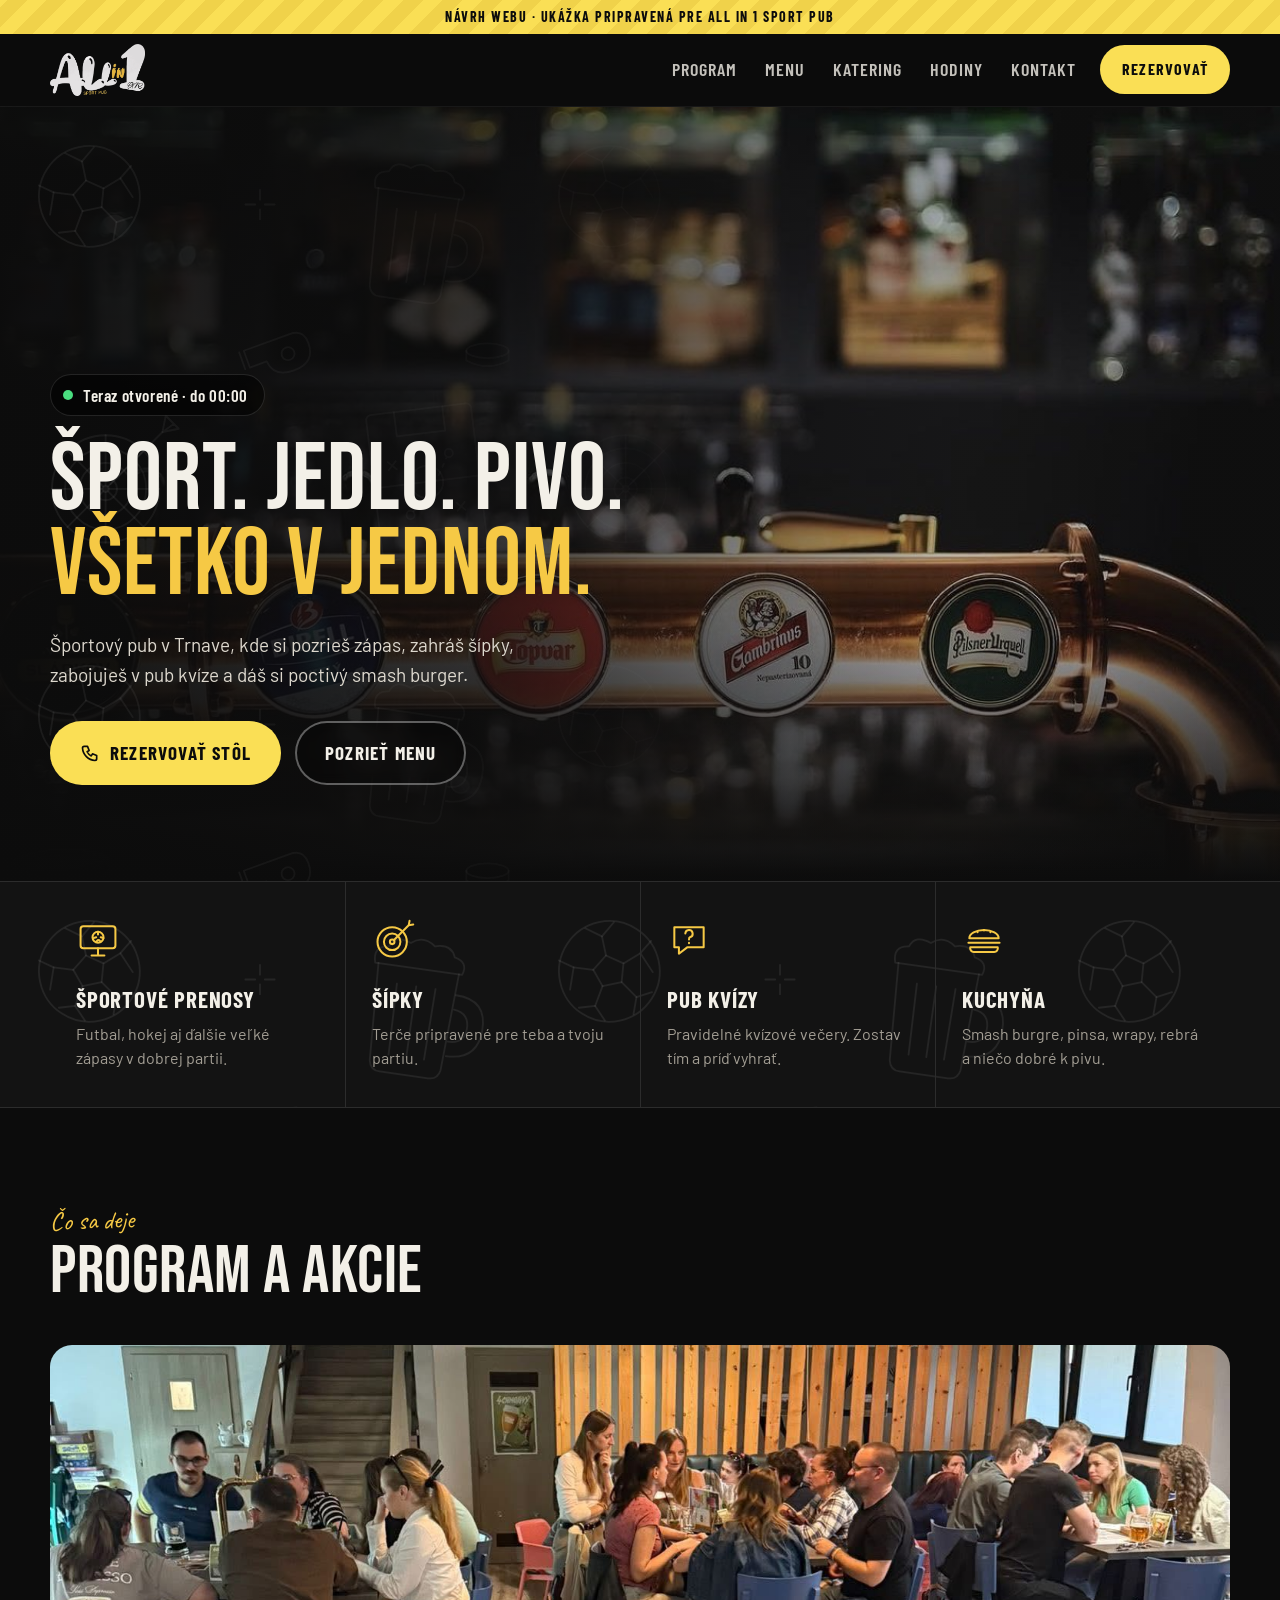
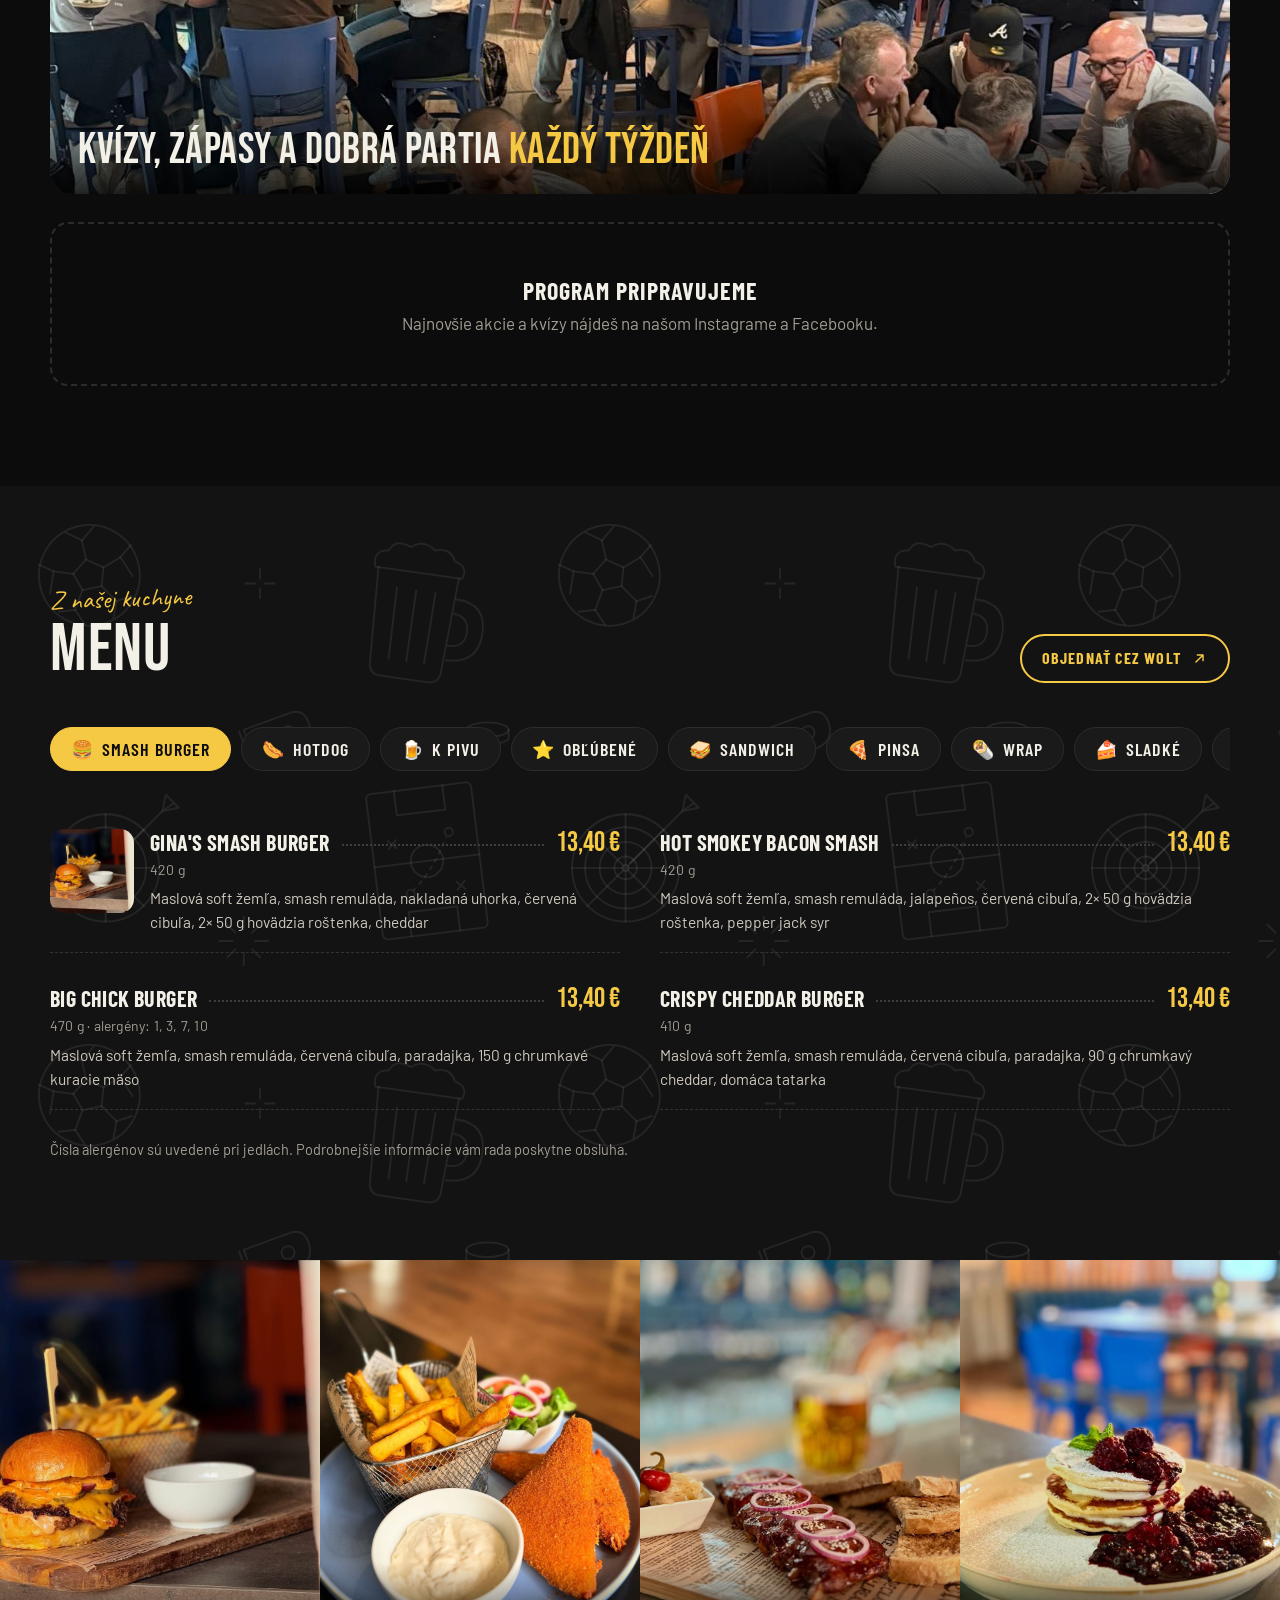
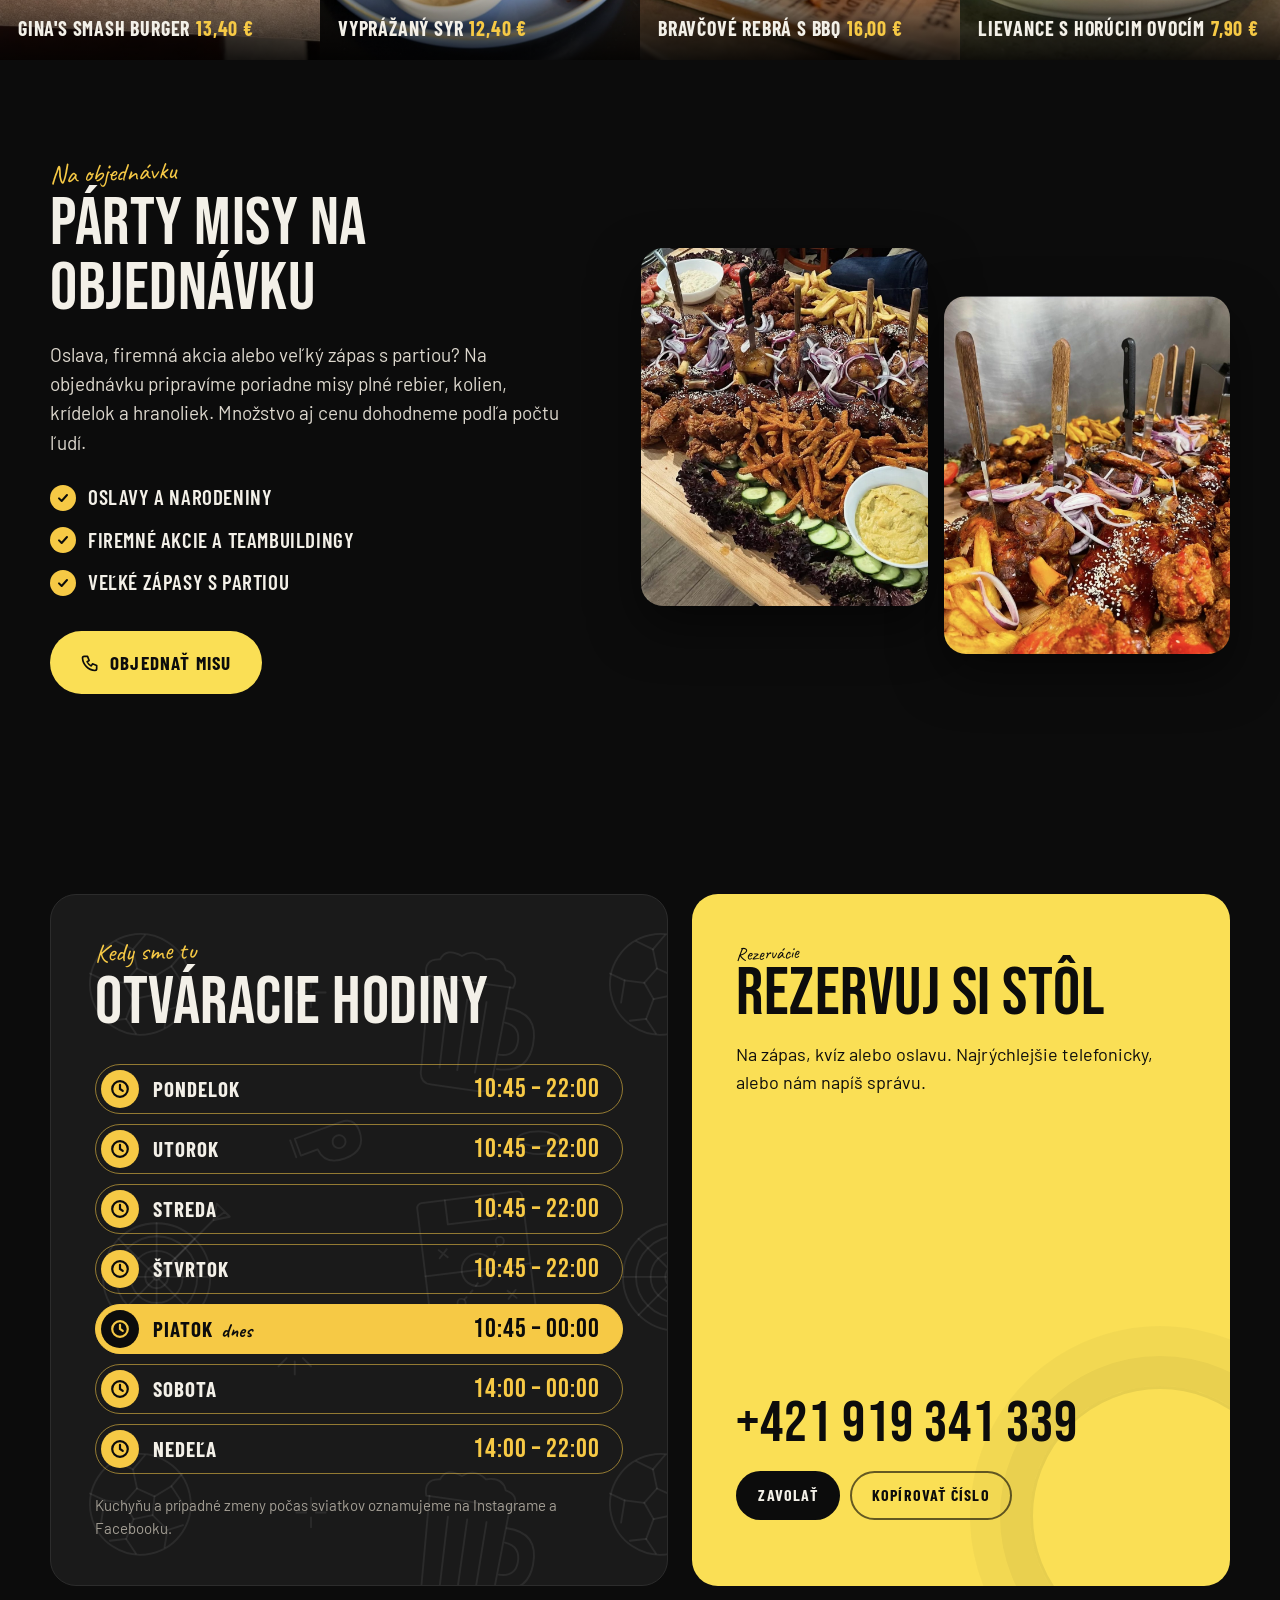
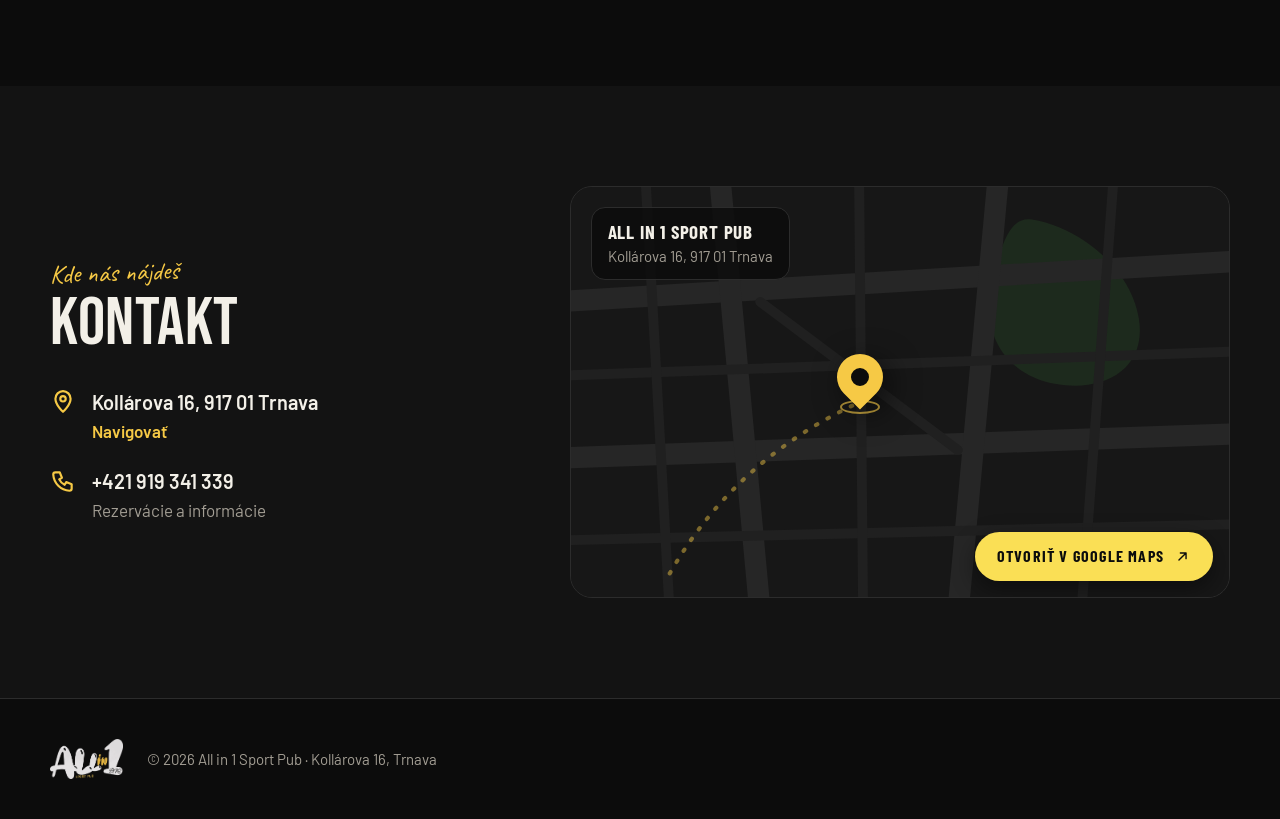
<file: index.html>
<!doctype html>
<html lang="sk">
<head>
  <meta charset="utf-8">
  <meta name="viewport" content="width=device-width, initial-scale=1">
  <title>All in 1 Sport Pub · Trnava</title>
  <meta name="description" content="Športový pub v Trnave – zápasy, šípky, pub kvízy, smash burgre a pinsa. Kollárova 16, Trnava. Rezervácie: +421 919 341 339.">
  <!-- NÁVRH: kým web nie je schválený, nech ho Google neindexuje. Pri spustení tento riadok zmaž. -->
  <meta name="robots" content="noindex, nofollow">
  <meta name="theme-color" content="#0d0d0d">
  <meta property="og:title" content="All in 1 Sport Pub · Trnava">
  <meta property="og:description" content="Šport, jedlo, pivo. Všetko v jednom.">
  <meta property="og:image" content="/images/interier.jpg">
  <link rel="icon" href="images/logo.png">
  <link rel="preconnect" href="https://fonts.googleapis.com">
  <link rel="preconnect" href="https://fonts.gstatic.com" crossorigin>
  <link href="https://fonts.googleapis.com/css2?family=Bebas+Neue&family=Barlow:wght@400;500;600;700&family=Barlow+Condensed:wght@500;600;700&family=Caveat:wght@600&display=swap" rel="stylesheet">
  <link rel="stylesheet" href="css/style.css">
</head>
<body>

  <div class="demo-strip">Návrh webu · ukážka pripravená pre All in 1 Sport Pub</div>

  <div class="notice" id="notice" hidden>
    <div class="wrap notice__inner">
      <svg class="notice__icon" viewBox="0 0 24 24" aria-hidden="true"><path d="M12 3 2 21h20L12 3zm0 6v5m0 3.5v.5" fill="none" stroke="currentColor" stroke-width="2" stroke-linecap="round" stroke-linejoin="round"/></svg>
      <p id="notice-text"></p>
    </div>
  </div>

  <header class="nav" id="nav">
    <div class="wrap nav__inner">
      <a href="#top" class="nav__logo" aria-label="All in 1 Sport Pub – domov"><img src="images/logo.png" alt="All in 1 Sport Pub"></a>
      <nav class="nav__links" id="nav-links" aria-label="Hlavná navigácia">
        <a href="#program">Program</a>
        <a href="#menu">Menu</a>
        <a href="#katering">Katering</a>
        <a href="#hodiny">Hodiny</a>
        <a href="#kontakt">Kontakt</a>
      </nav>
      <a class="btn btn--yellow btn--sm nav__cta" data-reserve href="#rezervacie">Rezervovať</a>
      <button class="nav__burger" id="burger" aria-label="Menu" aria-expanded="false" aria-controls="nav-links"><span></span><span></span></button>
    </div>
  </header>

  <main id="top">

    <!-- HERO -->
    <section class="hero">
      <div class="hero__bg" aria-hidden="true"></div>
      <div class="wrap hero__inner">
        <div class="status" id="status" hidden><span class="status__dot"></span><span id="status-text"></span></div>
        <h1 class="hero__title">Šport. Jedlo. Pivo.<span>Všetko v jednom.</span></h1>
        <p class="hero__lead">Športový pub v Trnave, kde si pozrieš zápas, zahráš šípky, zabojuješ v pub kvíze a dáš si poctivý smash burger.</p>
        <div class="hero__actions">
          <a class="btn btn--yellow" data-reserve href="#rezervacie">
            <svg viewBox="0 0 24 24" aria-hidden="true"><path d="M5 4h4l2 5-2.5 1.5a11 11 0 0 0 5 5L15 13l5 2v4a2 2 0 0 1-2 2A16 16 0 0 1 3 6a2 2 0 0 1 2-2" fill="none" stroke="currentColor" stroke-width="2" stroke-linejoin="round"/></svg>
            Rezervovať stôl
          </a>
          <a class="btn btn--ghost" href="#menu">Pozrieť menu</a>
        </div>
      </div>
      <div class="hero__scroll" aria-hidden="true"></div>
    </section>

    <!-- ČO U NÁS NÁJDEŠ -->
    <section class="features doodle-bg">
      <div class="wrap features__grid">
        <div class="feature">
          <svg viewBox="0 0 48 48" aria-hidden="true"><rect x="5" y="9" width="38" height="24" rx="3"/><path d="M17 41h14M24 33v8"/><circle cx="24" cy="21" r="6"/><path d="M24 15v3m-5 4 3-1m8 1-3-1m-5 5 2-2m3 2-2-2"/></svg>
          <h3>Športové prenosy</h3>
          <p>Futbal, hokej aj ďalšie veľké zápasy v dobrej partii.</p>
        </div>
        <div class="feature">
          <svg viewBox="0 0 48 48" aria-hidden="true"><circle cx="22" cy="26" r="16"/><circle cx="22" cy="26" r="9"/><circle cx="22" cy="26" r="2.5"/><path d="M24 24 40 8m0 0 1-5m-1 5 5-1"/></svg>
          <h3>Šípky</h3>
          <p>Terče pripravené pre teba a tvoju partiu.</p>
        </div>
        <div class="feature">
          <svg viewBox="0 0 48 48" aria-hidden="true"><path d="M8 10h32v22H22l-9 7v-7H8z"/><path d="M20 17a4 4 0 1 1 5 4c-1 .4-1 1-1 2.5M24 27v.5"/></svg>
          <h3>Pub kvízy</h3>
          <p>Pravidelné kvízové večery. Zostav tím a príď vyhrať.</p>
        </div>
        <div class="feature">
          <svg viewBox="0 0 48 48" aria-hidden="true"><path d="M8 22a16 9 0 0 1 32 0z"/><path d="M7 27h34M9 32h30a4 4 0 0 1-4 5H13a4 4 0 0 1-4-5z"/><path d="M17 15v.5M24 13v.5M31 15v.5"/></svg>
          <h3>Kuchyňa</h3>
          <p>Smash burgre, pinsa, wrapy, rebrá a niečo dobré k pivu.</p>
        </div>
      </div>
    </section>

    <!-- PROGRAM -->
    <section class="section" id="program">
      <div class="wrap">
        <div class="section__head">
          <p class="eyebrow">Čo sa deje</p>
          <h2>Program a akcie</h2>
        </div>
        <figure class="program-photo">
          <img src="images/interier.jpg" alt="Plný pub počas kvízového večera" loading="lazy">
          <figcaption>Kvízy, zápasy a dobrá partia <span>každý týždeň</span></figcaption>
        </figure>
        <div class="events" id="events">
          <p class="muted">Načítavam program…</p>
        </div>
      </div>
    </section>

    <!-- MENU -->
    <section class="section section--dark doodle-bg" id="menu">
      <div class="wrap">
        <div class="section__head section__head--row">
          <div>
            <p class="eyebrow">Z našej kuchyne</p>
            <h2>Menu</h2>
          </div>
          <a class="btn btn--outline btn--sm" id="wolt-link" href="#" target="_blank" rel="noopener">
            Objednať cez Wolt
            <svg viewBox="0 0 24 24" aria-hidden="true"><path d="M7 17 17 7M9 7h8v8" fill="none" stroke="currentColor" stroke-width="2" stroke-linecap="round" stroke-linejoin="round"/></svg>
          </a>
        </div>
        <div class="tabs" id="menu-tabs" role="tablist" aria-label="Kategórie menu"></div>
        <div class="menu-list" id="menu-list" role="tabpanel"></div>
        <p class="menu-note muted" id="menu-note"></p>
      </div>
    </section>

    <!-- GALÉRIA JEDÁL -->
    <section class="gallery" id="gallery" aria-label="Fotky jedál"></section>

    <!-- KATERING -->
    <section class="section catering" id="katering" hidden>
      <div class="wrap catering__grid">
        <div class="catering__text">
          <p class="eyebrow">Na objednávku</p>
          <h2 id="kat-title">Párty misy na objednávku</h2>
          <p class="catering__lead" id="kat-text"></p>
          <ul class="catering__list">
            <li>Oslavy a narodeniny</li>
            <li>Firemné akcie a teambuildingy</li>
            <li>Veľké zápasy s partiou</li>
          </ul>
          <div class="catering__actions">
            <a class="btn btn--yellow" data-reserve href="#rezervacie">
              <svg viewBox="0 0 24 24" aria-hidden="true"><path d="M5 4h4l2 5-2.5 1.5a11 11 0 0 0 5 5L15 13l5 2v4a2 2 0 0 1-2 2A16 16 0 0 1 3 6a2 2 0 0 1 2-2" fill="none" stroke="currentColor" stroke-width="2" stroke-linejoin="round"/></svg>
              Objednať misu
            </a>
          </div>
        </div>
        <div class="catering__photos" id="kat-photos"></div>
      </div>
    </section>

    <!-- HODINY + REZERVÁCIA -->
    <section class="section" id="hodiny">
      <div class="wrap split">
        <div class="hours-card doodle-bg">
          <p class="eyebrow">Kedy sme tu</p>
          <h2>Otváracie hodiny</h2>
          <ul class="hours" id="hours"></ul>
          <p class="hours__note muted" id="hours-note"></p>
        </div>

        <div class="reserve" id="rezervacie">
          <p class="eyebrow eyebrow--dark">Rezervácie</p>
          <h2>Rezervuj si stôl</h2>
          <p>Na zápas, kvíz alebo oslavu. Najrýchlejšie telefonicky, alebo nám napíš správu.</p>
          <a class="reserve__phone" data-tel href="tel:+421919341339" id="phone-big">+421 919 341 339</a>
          <div class="reserve__actions">
            <a class="btn btn--dark btn--sm" data-tel href="tel:+421919341339">Zavolať</a>
            <button class="btn btn--line btn--sm" type="button" id="copy-phone">Kopírovať číslo</button>
          </div>
          <div class="reserve__social" id="social"></div>
        </div>
      </div>
    </section>

    <!-- KONTAKT -->
    <section class="section section--dark" id="kontakt">
      <div class="wrap split split--contact">
        <div>
          <p class="eyebrow">Kde nás nájdeš</p>
          <h2>Kontakt</h2>
          <ul class="contact">
            <li>
              <svg viewBox="0 0 24 24" aria-hidden="true"><path d="M12 21s7-6.2 7-12a7 7 0 0 0-14 0c0 5.8 7 12 7 12z"/><circle cx="12" cy="9" r="2.5"/></svg>
              <div><strong id="address">Kollárova 16, 917 01 Trnava</strong><a id="maps-link" href="#" target="_blank" rel="noopener">Navigovať</a></div>
            </li>
            <li>
              <svg viewBox="0 0 24 24" aria-hidden="true"><path d="M5 4h4l2 5-2.5 1.5a11 11 0 0 0 5 5L15 13l5 2v4a2 2 0 0 1-2 2A16 16 0 0 1 3 6a2 2 0 0 1 2-2"/></svg>
              <div><strong><a data-tel data-tel-text href="tel:+421919341339">+421 919 341 339</a></strong><span class="muted">Rezervácie a informácie</span></div>
            </li>
          </ul>
        </div>
        <div class="map" id="map-box">
          <svg class="map__art" viewBox="0 0 800 500" preserveAspectRatio="xMidYMid slice" aria-hidden="true">
            <rect width="800" height="500" fill="#171717"/>
            <path d="M560 40c60 10 120 60 130 120s-40 90-100 80-90-60-80-110 20-95 50-90z" fill="#1d2a1d"/>
            <g stroke="#262626" stroke-width="26" fill="none" stroke-linecap="round">
              <path d="M-20 140 L820 90"/><path d="M-20 330 L820 300"/><path d="M180 -20 L230 520"/><path d="M520 -20 L470 520"/>
            </g>
            <g stroke="#202020" stroke-width="12" fill="none" stroke-linecap="round">
              <path d="M-20 230 L820 200"/><path d="M-20 430 L820 410"/><path d="M90 -20 L120 520"/><path d="M350 -20 L355 520"/><path d="M660 -20 L620 520"/><path d="M230 140 L470 320"/>
            </g>
            <g stroke="#f6c945" stroke-opacity=".45" stroke-width="5" fill="none" stroke-dasharray="2 14" stroke-linecap="round">
              <path d="M120 470 Q200 330 355 260"/>
            </g>
          </svg>
          <div class="map__pin" aria-hidden="true"><span></span></div>
          <div class="map__label">
            <strong>All in 1 Sport Pub</strong>
            <span id="map-address">Kollárova 16, 917 01 Trnava</span>
          </div>
          <a class="btn btn--yellow btn--sm map__open" id="maps-link2" href="#" target="_blank" rel="noopener">Otvoriť v Google Maps
            <svg viewBox="0 0 24 24" aria-hidden="true"><path d="M7 17 17 7M9 7h8v8" fill="none" stroke="currentColor" stroke-width="2" stroke-linecap="round" stroke-linejoin="round"/></svg>
          </a>
        </div>
      </div>
    </section>

  </main>

  <footer class="footer">
    <div class="wrap footer__inner">
      <img src="images/logo.png" alt="All in 1 Sport Pub" class="footer__logo">
      <p class="muted">© <span id="year"></span> All in 1 Sport Pub · Kollárova 16, Trnava</p>
      <div class="footer__social" id="footer-social"></div>
    </div>
  </footer>

  <script src="js/app.js" defer></script>
  <script>
    // Pozvánka do administrácie (Netlify Identity) – widget sa načíta iba pri odkaze z pozývacieho e-mailu
    if (/(invite|recovery|confirmation|email_change)_token=/.test(location.hash)) {
      var s = document.createElement("script");
      s.src = "https://identity.netlify.com/v1/netlify-identity-widget.js";
      s.onload = function () {
        netlifyIdentity.on("login", function () { location.href = "/admin/"; });
      };
      document.head.appendChild(s);
    }
  </script>
</body>
</html>
</file>
<file: css/style.css>
/* ===== All in 1 Sport Pub ===== */
:root {
  --black: #0c0c0c;
  --ink: #131313;
  --card: #1a1a1a;
  --card-2: #212121;
  --line: #2c2c2c;
  --yellow: #f6c945;
  --yellow-2: #fadf55;
  --text: #f3f0e8;
  --muted: #a39e94;
  --green: #4ade80;
  --red: #f87171;
  --radius: 18px;
  --display: "Bebas Neue", "Oswald", Impact, sans-serif;
  --cond: "Barlow Condensed", "Arial Narrow", sans-serif;
  --body: "Barlow", system-ui, -apple-system, "Segoe UI", sans-serif;
  --script: "Caveat", cursive;
}

*, *::before, *::after { box-sizing: border-box; }
html { scroll-behavior: smooth; scroll-padding-top: 80px; }
body {
  margin: 0;
  background: var(--black);
  color: var(--text);
  font-family: var(--body);
  font-size: 17px;
  line-height: 1.55;
  -webkit-font-smoothing: antialiased;
  overflow-x: clip;
}
img { max-width: 100%; display: block; }
a { color: inherit; }
h1, h2, h3 { margin: 0; font-weight: 400; }
h2 { font-family: var(--display); font-size: clamp(42px, 7vw, 68px); line-height: .95; letter-spacing: .5px; }
p { margin: 0; }
.muted { color: var(--muted); }
.wrap { width: min(1180px, 100% - 32px); margin-inline: auto; }

.doodle-bg { background-image: url("../images/doodles.svg"); background-size: 520px; }

.eyebrow {
  font-family: var(--script);
  font-size: 26px;
  color: var(--yellow);
  line-height: 1;
  margin-bottom: 6px;
  transform: rotate(-2deg);
  display: inline-block;
}
.eyebrow--dark { color: var(--black); }

/* ===== Buttons ===== */
.btn {
  display: inline-flex; align-items: center; justify-content: center; gap: 10px;
  font-family: var(--cond); font-weight: 700; font-size: 19px; letter-spacing: 1.2px; text-transform: uppercase;
  text-decoration: none; border-radius: 999px; padding: 15px 28px; border: 2px solid transparent;
  transition: transform .15s ease, background .2s ease, color .2s ease, border-color .2s ease;
  cursor: pointer; white-space: nowrap;
}
.btn svg { width: 20px; height: 20px; flex: none; }
.btn:hover { transform: translateY(-2px); }
.btn:active { transform: translateY(0); }
.btn--yellow { background: var(--yellow-2); color: var(--black); }
.btn--yellow:hover { background: #ffe86e; }
.btn--ghost { border-color: rgba(255,255,255,.35); color: var(--text); background: rgba(0,0,0,.25); backdrop-filter: blur(6px); }
.btn--ghost:hover { border-color: var(--text); }
.btn--outline { border-color: var(--yellow); color: var(--yellow); }
.btn--outline:hover { background: var(--yellow); color: var(--black); }
.btn--sm { padding: 10px 20px; font-size: 16px; }
.btn--sm svg { width: 17px; height: 17px; }
:focus-visible { outline: 3px solid var(--yellow); outline-offset: 3px; border-radius: 6px; }

/* ===== Demo strip & notice ===== */
.demo-strip {
  background: repeating-linear-gradient(-45deg, var(--yellow-2) 0 14px, #f0d24a 14px 28px);
  color: var(--black); text-align: center; font-family: var(--cond); font-weight: 700;
  font-size: 14px; letter-spacing: 1.5px; text-transform: uppercase; padding: 6px 12px;
}
.notice { background: var(--yellow); color: var(--black); }
.notice__inner { display: flex; gap: 12px; align-items: center; padding: 12px 0; font-weight: 600; }
.notice__icon { width: 22px; height: 22px; flex: none; }

/* ===== Nav ===== */
.nav {
  position: sticky; top: 0; z-index: 50;
  background: rgba(12,12,12,.82); backdrop-filter: blur(14px); -webkit-backdrop-filter: blur(14px);
  border-bottom: 1px solid rgba(255,255,255,.06);
}
.nav__inner { display: flex; align-items: center; gap: 24px; height: 72px; }
.nav__logo img { height: 52px; width: auto; }
.nav__links { display: flex; gap: 28px; margin-left: auto; }
.nav__links a {
  font-family: var(--cond); font-weight: 600; font-size: 18px; letter-spacing: 1px; text-transform: uppercase;
  text-decoration: none; color: var(--text); opacity: .8; position: relative; padding: 4px 0;
}
.nav__links a::after { content: ""; position: absolute; left: 0; right: 100%; bottom: -2px; height: 2px; background: var(--yellow); transition: right .2s ease; }
.nav__links a:hover { opacity: 1; }
.nav__links a:hover::after { right: 0; }
.nav__burger { display: none; }

/* ===== Hero ===== */
.hero { position: relative; min-height: min(86vh, 820px); display: flex; align-items: flex-end; overflow: hidden; isolation: isolate; }
.hero__bg {
  position: absolute; inset: 0; z-index: -1;
  background:
    linear-gradient(90deg, rgba(12,12,12,.96) 0%, rgba(12,12,12,.8) 38%, rgba(12,12,12,.25) 75%, rgba(12,12,12,.35) 100%),
    linear-gradient(0deg, var(--black) 0%, rgba(12,12,12,0) 35%),
    url("../images/vycap.jpg") 60% 55% / cover no-repeat;
}
.hero__bg::after { content: ""; position: absolute; inset: 0; background: url("../images/doodles.svg"); background-size: 520px; opacity: .9; mask-image: linear-gradient(90deg, #000 0%, transparent 60%); -webkit-mask-image: linear-gradient(90deg, #000 0%, transparent 60%); }
.hero__inner { padding: 80px 0 96px; }
.hero__title {
  font-family: var(--display); font-size: clamp(56px, 7.4vw, 112px); line-height: .9; letter-spacing: 1px;
  max-width: 900px; text-transform: uppercase; text-wrap: balance;
}
.hero__title span { display: block; color: var(--yellow); }
.hero__lead { max-width: 520px; margin-top: 22px; font-size: 19px; color: #ddd8ce; }
.hero__actions { display: flex; flex-wrap: wrap; gap: 14px; margin-top: 32px; }

.status {
  display: inline-flex; align-items: center; gap: 10px; margin-bottom: 22px;
  font-family: var(--cond); font-weight: 600; font-size: 17px; letter-spacing: .6px;
  padding: 7px 16px 7px 12px; border-radius: 999px; background: rgba(0,0,0,.55); border: 1px solid rgba(255,255,255,.12);
}
.status__dot { width: 10px; height: 10px; border-radius: 50%; background: var(--red); }
.status.is-open .status__dot { background: var(--green); box-shadow: 0 0 0 0 rgba(74,222,128,.6); animation: pulse 2s infinite; }
@keyframes pulse { 70% { box-shadow: 0 0 0 10px rgba(74,222,128,0); } 100% { box-shadow: 0 0 0 0 rgba(74,222,128,0); } }

/* ===== Features ===== */
.features { border-block: 1px solid var(--line); background-color: var(--ink); }
.features__grid { display: grid; grid-template-columns: repeat(4, 1fr); }
.feature { padding: 36px 26px; border-left: 1px solid var(--line); }
.feature:first-child { border-left: 0; }
.feature svg { width: 44px; height: 44px; fill: none; stroke: var(--yellow); stroke-width: 2.2; stroke-linecap: round; stroke-linejoin: round; margin-bottom: 14px; }
.feature h3 { font-family: var(--cond); font-weight: 700; font-size: 23px; text-transform: uppercase; letter-spacing: .8px; }
.feature p { color: var(--muted); font-size: 16px; margin-top: 4px; }

/* ===== Sections ===== */
.section { padding: 100px 0; }
.section--dark { background-color: var(--ink); }
.section__head { margin-bottom: 40px; }
.section__head--row { display: flex; align-items: flex-end; justify-content: space-between; gap: 20px; flex-wrap: wrap; }

/* ===== Events ===== */
.events { display: grid; grid-template-columns: repeat(auto-fill, minmax(320px, 1fr)); gap: 20px; }
.event {
  display: flex; gap: 20px; background: var(--card); border: 1px solid var(--line); border-radius: var(--radius);
  padding: 22px; position: relative; overflow: hidden; transition: border-color .2s ease, transform .2s ease;
}
.event:hover { border-color: rgba(246,201,69,.5); transform: translateY(-3px); }
.event__date {
  flex: none; width: 78px; height: 88px; border-radius: 14px; background: var(--yellow); color: var(--black);
  display: flex; flex-direction: column; align-items: center; justify-content: center; line-height: 1;
}
.event__day { font-family: var(--display); font-size: 46px; }
.event__month { font-family: var(--cond); font-weight: 700; font-size: 15px; letter-spacing: 1.5px; text-transform: uppercase; }
.event__body { min-width: 0; }
.event__type {
  display: inline-flex; align-items: center; gap: 6px; font-family: var(--cond); font-weight: 600; font-size: 14px;
  letter-spacing: 1.2px; text-transform: uppercase; color: var(--yellow);
}
.event__type svg { width: 16px; height: 16px; fill: none; stroke: currentColor; stroke-width: 2; stroke-linecap: round; stroke-linejoin: round; }
.event h3 { font-family: var(--cond); font-weight: 700; font-size: 27px; line-height: 1.1; text-transform: uppercase; margin: 2px 0 4px; }
.event__when { font-weight: 600; color: var(--text); font-size: 15px; }
.event__desc { color: var(--muted); font-size: 15.5px; margin-top: 8px; }
.event__img { width: 100%; height: 160px; object-fit: cover; border-radius: 12px; margin-bottom: 4px; }
.event--with-img { flex-direction: column; }
.events__empty {
  grid-column: 1 / -1; text-align: center; padding: 48px 20px; border: 2px dashed var(--line); border-radius: var(--radius);
}
.events__empty strong { display: block; font-family: var(--cond); font-size: 24px; text-transform: uppercase; letter-spacing: 1px; }

/* ===== Menu ===== */
.tabs {
  display: flex; gap: 10px; overflow-x: auto; padding: 4px 2px 14px; margin-bottom: 26px;
  scrollbar-width: none; -webkit-overflow-scrolling: touch; scroll-snap-type: x proximity;
}
.tabs::-webkit-scrollbar { display: none; }
.tab {
  flex: none; scroll-snap-align: start; display: inline-flex; align-items: center; gap: 8px;
  font-family: var(--cond); font-weight: 600; font-size: 18px; letter-spacing: 1px; text-transform: uppercase;
  padding: 10px 20px; border-radius: 999px; background: var(--card); color: var(--text);
  border: 1.5px solid var(--line); cursor: pointer; transition: all .2s ease;
}
.tab:hover { border-color: rgba(246,201,69,.6); }
.tab[aria-selected="true"] { background: var(--yellow); border-color: var(--yellow); color: var(--black); }
.tab__emoji { font-size: 18px; }

.menu-list { display: grid; grid-template-columns: 1fr 1fr; gap: 14px 40px; animation: fade .35s ease; }
@keyframes fade { from { opacity: 0; transform: translateY(8px); } to { opacity: 1; transform: none; } }
.dish { display: flex; gap: 16px; padding: 18px 0; border-bottom: 1px dashed #333; }
.dish__img { flex: none; width: 84px; height: 84px; border-radius: 14px; object-fit: cover; }
.dish__body { flex: 1; min-width: 0; }
.dish__top { display: flex; align-items: baseline; gap: 12px; }
.dish__name { font-family: var(--cond); font-weight: 700; font-size: 22px; text-transform: uppercase; letter-spacing: .4px; line-height: 1.15; }
.dish__dots { flex: 1; border-bottom: 2px dotted #3d3d3d; transform: translateY(-5px); min-width: 20px; }
.dish__price { font-family: var(--display); font-size: 28px; color: var(--yellow); white-space: nowrap; line-height: 1; }
.dish__meta { font-size: 14px; color: var(--muted); margin-top: 2px; letter-spacing: .2px; }
.dish__desc { color: #cfc9be; font-size: 15.5px; margin-top: 6px; }
.badge {
  display: inline-block; vertical-align: middle; font-family: var(--cond); font-weight: 700; font-size: 12.5px; letter-spacing: 1px;
  text-transform: uppercase; padding: 2px 9px; border-radius: 999px; background: var(--yellow); color: var(--black); margin-left: 8px;
  transform: translateY(-2px);
}
.menu-note { margin-top: 28px; font-size: 14.5px; }

/* ===== Gallery ===== */
.gallery { display: grid; grid-auto-flow: column; grid-auto-columns: minmax(240px, 1fr); overflow-x: auto; scrollbar-width: none; }
.gallery::-webkit-scrollbar { display: none; }
.gallery figure { margin: 0; position: relative; aspect-ratio: 4 / 5; overflow: hidden; }
.gallery img { width: 100%; height: 100%; object-fit: cover; transition: transform .6s ease; }
.gallery figure:hover img { transform: scale(1.05); }
.gallery figcaption {
  position: absolute; left: 0; right: 0; bottom: 0; padding: 50px 18px 16px;
  background: linear-gradient(0deg, rgba(0,0,0,.85), transparent);
  font-family: var(--cond); font-weight: 700; font-size: 20px; text-transform: uppercase; letter-spacing: .8px;
}
.gallery figcaption span { color: var(--yellow); margin-left: 6px; }

/* ===== Hours + reserve ===== */
.split { display: grid; grid-template-columns: 1.15fr 1fr; gap: 24px; align-items: stretch; }
.hours-card { background-color: var(--card); border: 1px solid var(--line); border-radius: 26px; padding: 44px; }
.hours-card h2 { margin-bottom: 28px; }
.hours { list-style: none; margin: 0; padding: 0; display: grid; gap: 10px; }
.hours li {
  display: grid; grid-template-columns: 38px 1fr auto; align-items: center; gap: 14px;
  border: 1.5px solid rgba(246,201,69,.55); border-radius: 999px; padding: 5px 22px 5px 5px;
}
.hours__clock { width: 38px; height: 38px; border-radius: 50%; background: var(--yellow); display: grid; place-items: center; }
.hours__clock svg { width: 22px; height: 22px; fill: none; stroke: var(--black); stroke-width: 2.4; stroke-linecap: round; }
.hours__day { font-family: var(--cond); font-weight: 700; font-size: 21px; text-transform: uppercase; letter-spacing: 1px; }
.hours__time { font-family: var(--display); font-size: 27px; color: var(--yellow); letter-spacing: 1px; line-height: 1; white-space: nowrap; }
.hours li.is-closed .hours__time { color: var(--muted); }
.hours li.is-today { background: var(--yellow); border-color: var(--yellow); color: var(--black); }
.hours li.is-today .hours__clock { background: var(--black); }
.hours li.is-today .hours__clock svg { stroke: var(--yellow); }
.hours li.is-today .hours__time { color: var(--black); }
.hours__today { font-family: var(--script); font-size: 20px; margin-left: 8px; text-transform: none; letter-spacing: 0; }
.hours__note { margin-top: 20px; font-size: 15px; }

.reserve {
  background: var(--yellow-2); color: var(--black); border-radius: 26px; padding: 44px;
  display: flex; flex-direction: column; position: relative; overflow: hidden;
}
.reserve::before {
  content: ""; position: absolute; right: -60px; bottom: -60px; width: 260px; height: 260px; border-radius: 50%;
  border: 3px solid rgba(0,0,0,.08); box-shadow: 0 0 0 30px rgba(0,0,0,.04), 0 0 0 60px rgba(0,0,0,.03);
}
.reserve h2 { margin-bottom: 14px; }
.reserve p { font-size: 18px; max-width: 420px; }
.reserve__phone {
  margin-top: auto; padding-top: 30px; display: inline-block; font-family: var(--display);
  font-size: clamp(40px, 5vw, 58px); text-decoration: none; letter-spacing: 1px; line-height: 1;
}
.reserve__phone:hover { text-decoration: underline; text-decoration-thickness: 3px; text-underline-offset: 6px; }
.reserve__social { display: flex; gap: 10px; margin-top: 22px; flex-wrap: wrap; position: relative; }
.social-btn {
  display: inline-flex; align-items: center; gap: 8px; text-decoration: none; font-family: var(--cond); font-weight: 700;
  text-transform: uppercase; letter-spacing: 1px; font-size: 16px; padding: 10px 18px; border-radius: 999px;
  background: var(--black); color: var(--text); transition: transform .15s ease;
}
.social-btn:hover { transform: translateY(-2px); }
.social-btn svg { width: 18px; height: 18px; }

/* ===== Contact ===== */
.split--contact { grid-template-columns: 1fr 1.4fr; align-items: center; gap: 48px; }
.contact { list-style: none; padding: 0; margin: 30px 0 0; display: grid; gap: 22px; }
.contact li { display: flex; gap: 16px; align-items: flex-start; }
.contact svg { width: 26px; height: 26px; flex: none; fill: none; stroke: var(--yellow); stroke-width: 2; stroke-linejoin: round; margin-top: 2px; }
.contact strong { display: block; font-size: 20px; font-weight: 600; }
.contact strong a { text-decoration: none; }
.contact a:not(strong a) { color: var(--yellow); font-weight: 600; text-decoration: none; }
.contact a:not(strong a):hover { text-decoration: underline; }
.map { border-radius: 22px; overflow: hidden; border: 1px solid var(--line); aspect-ratio: 16 / 10; background: var(--card); }
.map { position: relative; }
.map__art { position: absolute; inset: 0; width: 100%; height: 100%; }
.map__frame { position: absolute; inset: 0; width: 100%; height: 100%; border: 0; z-index: 1; filter: grayscale(1) invert(.92) contrast(.9) brightness(.95); }
.map__pin { position: absolute; left: 44%; top: 52%; transform: translate(-50%, -100%); width: 46px; height: 46px; }
.map__pin span {
  position: absolute; inset: 0; background: var(--yellow); border-radius: 50% 50% 50% 0; transform: rotate(-45deg);
  box-shadow: 0 10px 30px rgba(0,0,0,.6);
}
.map__pin span::after { content: ""; position: absolute; inset: 14px; background: var(--black); border-radius: 50%; }
.map__pin::after {
  content: ""; position: absolute; left: 50%; bottom: -14px; width: 40px; height: 14px; transform: translateX(-50%);
  border-radius: 50%; border: 2px solid rgba(246,201,69,.6); animation: ring 2s ease-out infinite;
}
@keyframes ring { from { opacity: 1; transform: translateX(-50%) scale(.4); } to { opacity: 0; transform: translateX(-50%) scale(2.2); } }
.map__label {
  position: absolute; left: 20px; top: 20px; background: rgba(12,12,12,.85); border: 1px solid var(--line);
  border-radius: 14px; padding: 12px 16px; line-height: 1.3;
}
.map__label strong { display: block; font-family: var(--cond); font-size: 19px; text-transform: uppercase; letter-spacing: .8px; }
.map__label span { color: var(--muted); font-size: 15px; }
.map__open { position: absolute; right: 16px; bottom: 16px; z-index: 2; box-shadow: 0 8px 24px rgba(0,0,0,.45); }

/* ===== Program photo ===== */
.program-photo { margin: 0 0 28px; position: relative; border-radius: 22px; overflow: hidden; aspect-ratio: 21 / 8; }
.program-photo img { width: 100%; height: 100%; object-fit: cover; object-position: center 40%; }
.program-photo figcaption {
  position: absolute; inset: auto 0 0 0; padding: 70px 28px 22px; background: linear-gradient(0deg, rgba(0,0,0,.85), transparent);
  font-family: var(--display); font-size: clamp(28px, 4vw, 44px); line-height: 1; letter-spacing: .5px;
}
.program-photo figcaption span { color: var(--yellow); }
.event__today {
  display: inline-block; margin-left: 8px; padding: 1px 8px; border-radius: 999px; background: var(--green); color: var(--black);
  font-family: var(--cond); font-weight: 700; font-size: 12.5px; letter-spacing: 1px; text-transform: uppercase; vertical-align: middle;
}
.event.is-today { border-color: rgba(74,222,128,.55); }

/* ===== Catering ===== */
.catering { background-color: var(--black); overflow: hidden; }
.catering__grid { display: grid; grid-template-columns: 1fr 1.1fr; gap: 56px; align-items: center; }
.catering__lead { font-size: 19px; color: #ddd8ce; margin-top: 18px; max-width: 520px; }
.catering__list { list-style: none; padding: 0; margin: 24px 0 32px; display: grid; gap: 10px; }
.catering__list li { display: flex; align-items: center; gap: 12px; font-family: var(--cond); font-weight: 600; font-size: 21px; text-transform: uppercase; letter-spacing: .6px; }
.catering__list li::before {
  content: ""; flex: none; width: 26px; height: 26px; border-radius: 50%; background: var(--yellow)
    url("data:image/svg+xml,%3Csvg xmlns='http://www.w3.org/2000/svg' viewBox='0 0 24 24'%3E%3Cpath d='M6 12.5l4 4 8-9' fill='none' stroke='%230c0c0c' stroke-width='3' stroke-linecap='round' stroke-linejoin='round'/%3E%3C/svg%3E") center / 16px no-repeat;
}
.catering__photos { display: grid; grid-template-columns: 1fr 1fr; gap: 16px; }
.catering__photos img { width: 100%; aspect-ratio: 4 / 5; object-fit: cover; border-radius: 22px; box-shadow: 0 20px 50px rgba(0,0,0,.5); }
.catering__photos img:nth-child(2) { transform: translateY(48px); }
.catering__photos img:only-child { grid-column: 1 / -1; aspect-ratio: 16 / 10; }

/* ===== Reserve extras ===== */
.btn--dark { background: var(--black); color: var(--text); }
.btn--dark:hover { background: #262626; }
.btn--line { background: transparent; border-color: rgba(0,0,0,.6); color: var(--black); font: inherit; font-family: var(--cond); font-weight: 700; font-size: 16px; letter-spacing: 1.2px; text-transform: uppercase; }
.btn--line:hover { border-color: var(--black); }
.reserve__actions { display: flex; gap: 10px; flex-wrap: wrap; margin-top: 18px; position: relative; }
.reserve.flash { animation: flash 1.2s ease; }
@keyframes flash { 0%, 100% { box-shadow: 0 0 0 0 rgba(250,223,85,0); } 30% { box-shadow: 0 0 0 10px rgba(250,223,85,.45); } }

/* ===== Footer ===== */
.footer { border-top: 1px solid var(--line); padding: 40px 0; }
.footer__inner { display: flex; align-items: center; gap: 24px; flex-wrap: wrap; }
.footer__logo { height: 40px; width: auto; }
.footer__inner p { font-size: 15px; }
.footer__social { margin-left: auto; display: flex; gap: 10px; }
.footer__social a { width: 42px; height: 42px; border-radius: 50%; border: 1px solid var(--line); display: grid; place-items: center; transition: border-color .2s; }
.footer__social a:hover { border-color: var(--yellow); }
.footer__social svg { width: 18px; height: 18px; }

/* ===== Responsive ===== */
@media (max-width: 980px) {
  .features__grid { grid-template-columns: 1fr 1fr; }
  .feature:nth-child(3) { border-left: 0; }
  .feature:nth-child(n+3) { border-top: 1px solid var(--line); }
  .menu-list { grid-template-columns: 1fr; gap: 0; }
  .split, .split--contact { grid-template-columns: 1fr; }
  .catering__grid { grid-template-columns: 1fr; gap: 36px; }
  .catering__photos { padding-bottom: 48px; }
}

@media (max-width: 760px) {
  body { font-size: 16px; }
  .nav__inner { height: 64px; gap: 12px; }
  .nav__logo img { height: 38px; }
  .nav__cta { margin-left: auto; }
  .nav__burger {
    display: grid; place-content: center; gap: 6px; width: 44px; height: 44px; border-radius: 50%;
    background: var(--card); border: 1px solid var(--line); cursor: pointer; padding: 0;
  }
  .nav__burger span { display: block; width: 18px; height: 2px; background: var(--text); transition: transform .2s ease; }
  .nav__burger[aria-expanded="true"] span:first-child { transform: translateY(4px) rotate(45deg); }
  .nav__burger[aria-expanded="true"] span:last-child { transform: translateY(-4px) rotate(-45deg); }
  .nav__links {
    position: absolute; top: 100%; left: 0; right: 0; flex-direction: column; gap: 0; margin: 0;
    background: #0c0c0c; border-bottom: 1px solid var(--line); padding: 8px 16px 18px;
    display: none;
  }
  .nav__links.is-open { display: flex; }
  .nav__links a { padding: 14px 0; font-size: 22px; border-bottom: 1px solid var(--line); opacity: 1; }
  .nav__links a::after { display: none; }

  .hero { min-height: auto; }
  .hero__bg {
    background:
      linear-gradient(0deg, var(--black) 8%, rgba(12,12,12,.55) 55%, rgba(12,12,12,.35) 100%),
      url("../images/vycap.jpg") 58% center / cover no-repeat;
  }
  .hero__bg::after { mask-image: none; -webkit-mask-image: none; opacity: .6; }
  .hero__inner { padding: 120px 0 56px; }
  .hero__lead { font-size: 17px; }
  .hero__actions .btn { flex: 1 1 auto; }

  .feature { padding: 26px 18px; }
  .feature h3 { font-size: 20px; }
  .feature p { font-size: 14.5px; }
  .section { padding: 68px 0; }
  .section__head { margin-bottom: 28px; }
  .events { grid-template-columns: 1fr; }
  .event { padding: 18px; gap: 16px; }
  .event__date { width: 66px; height: 76px; }
  .event__day { font-size: 38px; }
  .dish__img { width: 68px; height: 68px; }
  .dish__price { font-size: 24px; }
  .gallery { grid-auto-columns: 72%; }
  .hours-card, .reserve { padding: 28px 20px; border-radius: 22px; }
  .hours li { padding-right: 16px; gap: 10px; }
  .hours__day { font-size: 17px; letter-spacing: .5px; }
  .hours__time { font-size: 21px; }
  .hours__today { display: none; }
  .dish__name { flex: 1 1 auto; font-size: 19px; }
  .dish__dots { display: none; }
  .demo-strip { font-size: 11.5px; letter-spacing: 1px; }
  .footer__social { margin-left: 0; }
  .program-photo { aspect-ratio: 4 / 3; border-radius: 18px; }
  .program-photo figcaption { padding: 50px 18px 16px; }
  .catering__lead { font-size: 17px; }
  .catering__list li { font-size: 18px; }
  .catering__photos { gap: 10px; padding-bottom: 32px; }
  .catering__photos img { border-radius: 16px; }
  .catering__photos img:nth-child(2) { transform: translateY(32px); }
  .map { aspect-ratio: 4 / 5; }
  .map__open { left: 16px; right: 16px; }
}

@media (prefers-reduced-motion: reduce) {
  *, *::before, *::after { animation: none !important; transition: none !important; scroll-behavior: auto !important; }
}
</file>
